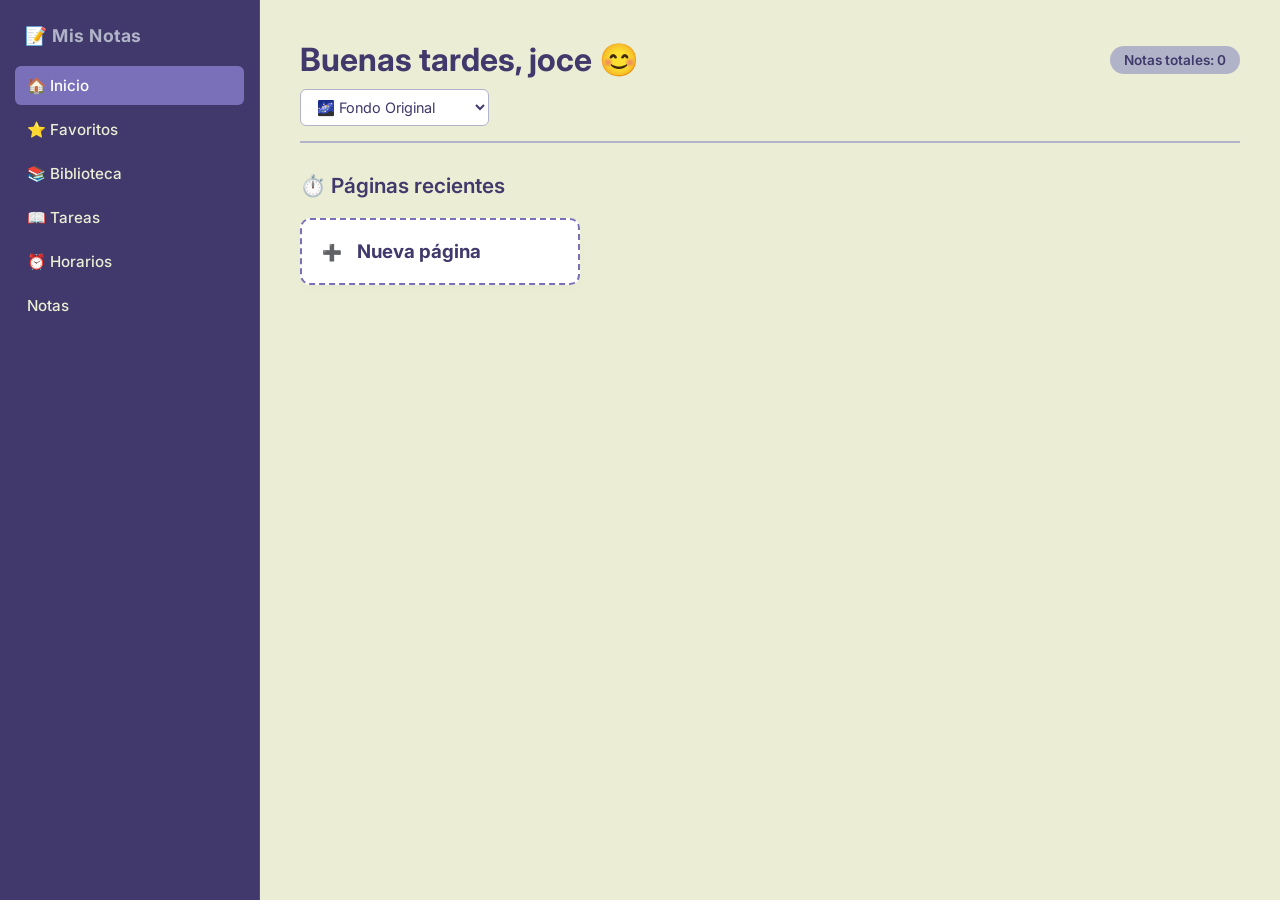
<file: frontend/index.html>
<!DOCTYPE html>
<html lang="es">
<head>
    <meta charset="UTF-8">
    <meta name="viewport" content="width=device-width, initial-scale=1.0">
    <title>Jocelin's Notion</title>
    <link rel="stylesheet" href="style.css">
</head>
<body>

    <div class="notion-container">

        <aside class="notion-sidebar">
            <div class="sidebar-title">📝 Mis Notas</div>
            <ul class="menu-list">
                <li class="menu-item active">🏠 Inicio</li>
                <li class="menu-item">⭐ Favoritos</li>
                <li class="menu-item">📚 Biblioteca</li>
                <li class="menu-item">📖 Tareas</li>
                <li class="menu-item">⏰ Horarios</li>
                <li class="menu-item">Notas</li>
            </ul>
        </aside>

        <main class="notion-main">
            <header class="notion-header">
                <div class="header-top">
                    <h1 id="welcome-title">Buenas noches, jocelin 😊</h1>
                    <div id="notes-counter" class="badge-counter">Notas totales: 0</div>
                </div>
                
                <div class="extra-controls">
                    <select id="bg-color-picker" class="styled-select">
                        <option value="default">🌌 Fondo Original</option>
                        <option value="theme-lila">🔮 Lila Desaturado</option>
                        <option value="theme-amarillo">💛 Amarillo Pastel</option>
                        <option value="theme-oliva">🌿 Oliva Claro</option>
                        <option value="theme-purpura">🍇 Púrpura Profundo</option>
                        <option value="theme-hueso">🦴 Blanco Hueso</option>
                    </select>
                </div>
            </header>

            <div id="sec-inicio" class="notion-section">
                <p class="section-title">⏱️ Páginas recientes</p>
                <div class="cards-grid">
                    <div class="notion-page-card create-card" id="btn-trigger-new-page">
                        <div class="page-icon">➕</div>
                        <div class="page-info">
                            <h3>Nueva página</h3>
                        </div>
                    </div>
                </div>
            </div>

            <div id="sec-favoritos" class="notion-section d-none">
                <p class="section-title">⭐ Mis Notas Favoritas</p>
                <div id="fav-notes-render" class="notes-grid-layout"></div>
            </div>

            <div id="sec-tareas" class="notion-section d-none">
                <p class="section-title">📖 Control de Tareas Pendientes</p>
                <div class="app-form-box">
                    <input type="text" id="task-title" placeholder="¿Qué tarea tienes pendiente?">
                    <div class="form-row">
                        <label>Fecha Límite: <input type="date" id="task-deadline"></label>
                    </div>
                    <button id="btn-add-task">Añadir Tarea</button>
                </div>
                <ul id="task-list-render" class="styled-list"></ul>
            </div>

            <div id="sec-horarios" class="notion-section d-none">
                <p class="section-title">⏰ Horario de Clases Semanal</p>
                <div class="table-container">
                    <table class="editable-table">
                        <thead>
                            <tr>
                                <th>Hora</th>
                                <th>Lunes</th>
                                <th>Martes</th>
                                <th>Miércoles</th>
                                <th>Jueves</th>
                                <th>Viernes</th>
                            </tr>
                        </thead>
                        <tbody>
                            <tr>
                                <td><input type="text" value="07:00 - 09:00"></td>
                                <td><input type="text" value="Cálculo"></td>
                                <td><input type="text" value="Sistemas"></td>
                                <td><input type="text" value="Cálculo"></td>
                                <td><input type="text" value="Sistemas"></td>
                                <td><input type="text" value="Inglés"></td>
                            </tr>
                        </tbody>
                    </table>
                </div>
            </div>

            <div id="sec-notas" class="notion-section d-none">
                <p class="section-title">📝 Editor de Notas</p>
                <div class="app-form-box">
                    <input type="hidden" id="edit-note-id">
                    <input type="text" id="note-title-input" placeholder="Título de la nota..." style="font-weight: bold;">
                    <textarea id="note-text" placeholder="Escribe el contenido de tu apunte aquí..." rows="4"></textarea>
                    <div class="form-row">
                        <label>Categoría:
                            <select id="note-category" class="styled-select">
                                <option value="Escuela">📚 Escuela</option>
                                <option value="Personal">💡 Personal</option>
                                <option value="Trabajo">💼 Trabajo</option>
                            </select>
                        </label>
                    </div>
                    <button id="btn-add-note">Guardar Nota</button>
                </div>
            </div>

            <div id="sec-biblioteca" class="notion-section d-none">
                <p class="section-title">📚 Biblioteca General de Notas</p>
                <div class="search-filter-bar">
                    <input type="text" id="search-input" placeholder="🔍 Buscar nota por nombre...">
                    <select id="sort-select" class="styled-select">
                        <option value="date-desc">📅 Más recientes primero</option>
                        <option value="alpha-asc">🔤 Alfabético (A-Z)</option>
                    </select>
                </div>
                <div id="library-notes-render" class="notes-grid-layout"></div>
            </div>
        </main>

    </div> <script src="app.js"></script>
</body>
</html>
</file>
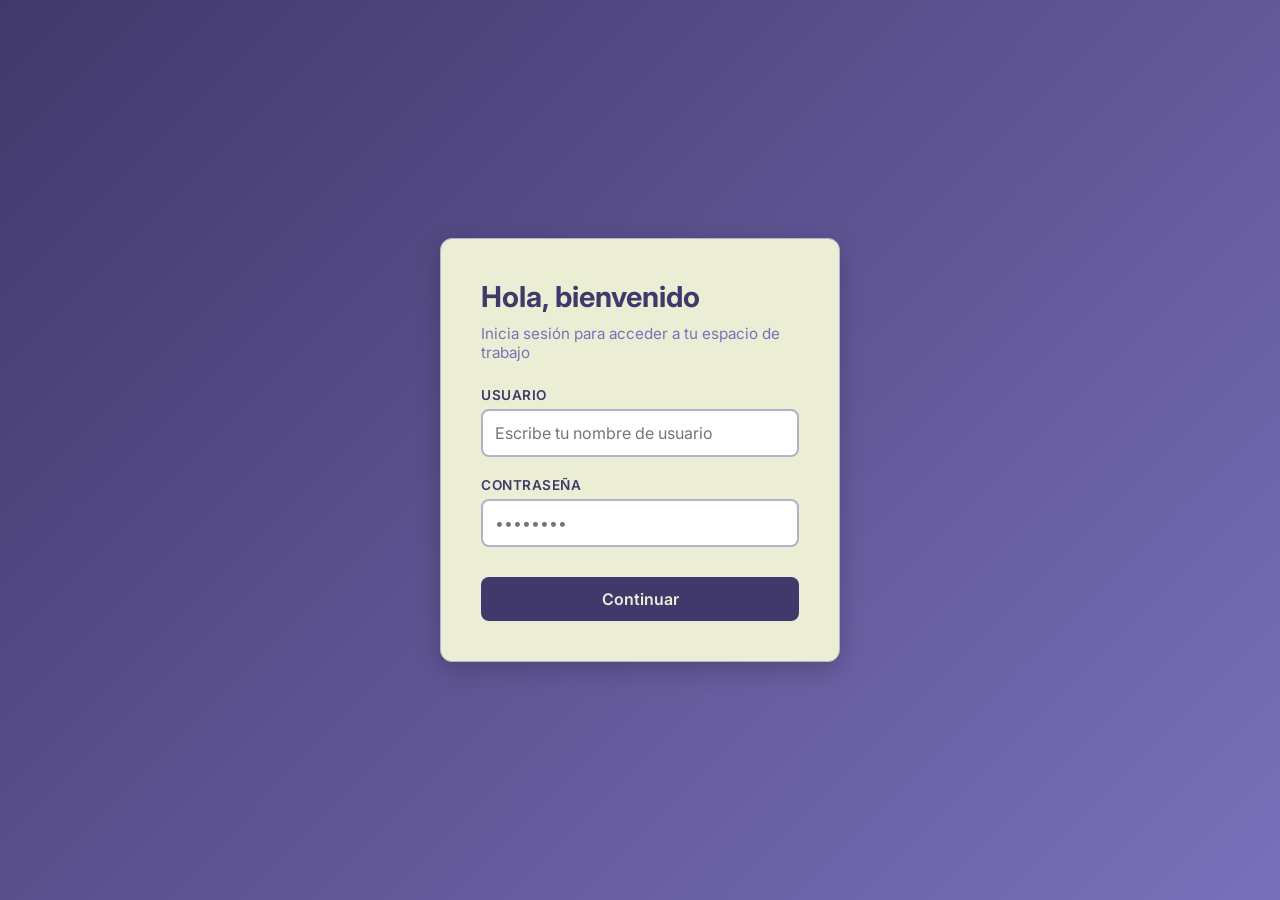
<file: frontend/login.html>
<!DOCTYPE html>
<html lang="es">
<head>
    <meta charset="UTF-8">
    <meta name="viewport" content="width=device-width, initial-scale=1.0">
    <title>Notion Clone - Iniciar Sesión</title>
    <link rel="stylesheet" href="style.css">
</head>
<body>

    <!-- Contenedor que centra todo en pantalla con el degradado -->
    <div class="login-container">
        
        <!-- Tarjeta blanca/beige central -->
        <div class="login-box">
            <h1>Hola, bienvenido</h1>
            <p>Inicia sesión para acceder a tu espacio de trabajo</p>
            
            <form id="login-form">
                <!-- Grupo Usuario -->
                <div class="form-group">
                    <label for="username">Usuario</label>
                    <input type="text" id="username" placeholder="Escribe tu nombre de usuario" required>
                </div>
                
                <!-- Grupo Contraseña -->
                <div class="form-group">
                    <label for="password">Contraseña</label>
                    <input type="password" id="password" placeholder="••••••••" required>
                </div>
                
                <!-- Botón de envío -->
                <button type="submit" class="btn-submit">Continuar</button>
            </form>
        </div>

    </div>

    <!-- Vinculación del JavaScript (si ya tienes lógica de redirección) -->
    <script src="app.js"></script>
</body>
</html>
</file>
<file: frontend/style.css>
/* ==========================================
   CONFIGURACIÓN GENERAL Y TIPOGRAFÍA
   ========================================== */
@import url('https://fonts.googleapis.com/css2?family=Inter:wght@300;400;500;600;700&display=swap');

* {
    margin: 0;
    padding: 0;
    box-sizing: border-box;
    font-family: 'Inter', 'Segoe UI', Tahoma, Geneva, Verdana, sans-serif;
}

body {
    background-color: #EBEED5; /* BEIGE base */
    color: #41386B; /* DELFT BLUE para textos */
    min-height: 100vh;
}

/* Ocultar secciones inactivas */
.d-none {
    display: none !important;
}

/* ==========================================
   DISEÑO DE LA PANTALLA DE LOGIN
   ========================================== */
.login-container {
    display: flex;
    justify-content: center;
    align-items: center;
    min-height: 100vh;
    background: linear-gradient(135deg, #41386B 0%, #7A70BA 100%);
    padding: 20px;
}

.login-box {
    background: #EBEED5; /* BEIGE */
    padding: 40px;
    border-radius: 12px;
    box-shadow: 0 8px 24px rgba(0, 0, 0, 0.2);
    width: 100%;
    max-width: 400px;
    border: 1px solid #B1B4C8;
}

.login-box h1 {
    font-size: 1.8rem;
    color: #41386B;
    margin-bottom: 10px;
    font-weight: 700;
}

.login-box p {
    font-size: 0.95rem;
    color: #7A70BA;
    margin-bottom: 25px;
}

/* Formulario */
.form-group {
    margin-bottom: 20px;
}

.form-group label {
    display: block;
    font-size: 0.85rem;
    font-weight: 600;
    margin-bottom: 6px;
    color: #41386B;
    text-transform: uppercase;
    letter-spacing: 0.5px;
}

.form-group input {
    width: 100%;
    padding: 12px;
    border: 2px solid #B1B4C8;
    border-radius: 8px;
    background-color: #ffffff;
    color: #41386B;
    font-size: 1rem;
    transition: all 0.3s ease;
}

.form-group input:focus {
    outline: none;
    border-color: #7A70BA;
    box-shadow: 0 0 0 3px rgba(122, 112, 186, 0.2);
}

.btn-submit {
    width: 100%;
    padding: 12px;
    background-color: #41386B;
    color: #EBEED5;
    border: none;
    border-radius: 8px;
    font-size: 1rem;
    font-weight: 600;
    cursor: pointer;
    transition: background-color 0.2s ease;
    margin-top: 10px;
}

.btn-submit:hover {
    background-color: #7A70BA;
}

/* ==========================================
   DISEÑO INTERFAZ PRINCIPAL (APP)
   ========================================== */
.notion-container {
    display: flex;
    min-height: 100vh;
}

/* Barra Lateral */
.notion-sidebar {
    width: 260px;
    min-height: 100vh; /* Alarga la barra completamente hacia abajo */
    height: 100%;       /* Asegura que cubra todo el espacio vertical disponible */
    background-color: #41386B; /* DELFT BLUE */
    color: #EBEED5;
    padding: 25px 15px;
    display: flex;
    flex-direction: column;
    gap: 20px;
    border-right: 1px solid rgba(255, 255, 255, 0.1);
}

.sidebar-title {
    font-size: 1.1rem;
    font-weight: 700;
    padding-left: 10px;
    letter-spacing: 0.5px;
    color: #B1B4C8;
}

.menu-list {
    display: flex;
    flex-direction: column;
    gap: 5px;
    list-style: none;
}

.menu-item {
    padding: 10px 12px;
    border-radius: 6px;
    cursor: pointer;
    font-size: 0.95rem;
    font-weight: 500;
    display: flex;
    align-items: center;
    gap: 10px;
    transition: all 0.2s ease;
}

.menu-item:hover, .menu-item.active {
    background-color: #7A70BA; /* AMETHYST */
    color: #ffffff;
}

/* Área de Contenido Principal */
.notion-main {
    flex: 1;
    background-color: #EBEED5; /* BEIGE */
    padding: 40px;
    overflow-y: auto;
}

.notion-header {
    margin-bottom: 30px;
    border-bottom: 2px solid #B1B4C8;
    padding-bottom: 15px;
}

.header-top {
    display: flex;
    justify-content: space-between;
    align-items: center;
    flex-wrap: wrap;
    gap: 15px;
}

.header-top h1 {
    font-size: 2rem;
    color: #41386B;
    font-weight: 700;
}

.badge-counter {
    background: #B1B4C8; /* FRENCH GRAY */
    color: #41386B;
    padding: 6px 14px;
    border-radius: 20px;
    font-size: 0.85rem;
    font-weight: 600;
}

/* Bloques de Formulario (Notas y Tareas) */
.app-form-box {
    background: #ffffff;
    padding: 25px;
    border-radius: 12px;
    border: 1px solid #B1B4C8;
    margin-bottom: 25px;
    box-shadow: 0 4px 12px rgba(0,0,0,0.02);
}

.app-form-box input[type="text"], 
.app-form-box textarea,
.search-filter-bar input {
    width: 100%;
    padding: 12px;
    border: 1px solid #B1B4C8;
    border-radius: 8px;
    margin-bottom: 15px;
    font-size: 1rem;
    color: #41386B;
    background: #ffffff;
}

.form-row {
    margin-bottom: 15px;
    font-size: 0.95rem;
    font-weight: 500;
}

.styled-select {
    padding: 8px 12px;
    border: 1px solid #B1B4C8;
    background: #ffffff;
    color: #41386B;
    border-radius: 6px;
    font-size: 0.9rem;
    cursor: pointer;
}

.app-form-box button {
    padding: 10px 20px;
    background-color: #B0C49C; /* OLIVINE */
    color: #41386B;
    border: none;
    border-radius: 6px;
    font-weight: 600;
    cursor: pointer;
    transition: background 0.2s ease;
}

.app-form-box button:hover {
    background-color: #92aa7b;
}

/* Secciones */
.section-title {
    font-size: 1.3rem;
    font-weight: 600;
    color: #41386B;
    margin-bottom: 20px;
}

/* Rejilla de Tarjetas */
.cards-grid, .notes-grid-layout {
    display: flex;
    flex-wrap: wrap;
    gap: 20px;
}

.notion-page-card, .note-card-complex {
    background: #ffffff;
    border: 1px solid #B1B4C8;
    padding: 20px;
    border-radius: 10px;
    width: 280px;
    box-shadow: 0 4px 10px rgba(0,0,0,0.02);
    transition: transform 0.2s;
}

.notion-page-card:hover {
    transform: translateY(-3px);
    cursor: pointer;
}

.create-card {
    border: 2px dashed #7A70BA;
    display: flex;
    align-items: center;
    gap: 15px;
}

.category-tag {
    display: inline-block;
    padding: 3px 8px;
    font-size: 0.75rem;
    font-weight: 600;
    border-radius: 4px;
    background: #7A70BA;
    color: white;
    margin-bottom: 10px;
}

.note-card-actions {
    display: flex;
    justify-content: space-between;
    margin-top: 15px;
}

.action-btn {
    background: none;
    border: none;
    font-size: 1.1rem;
    cursor: pointer;
}

/* Listas de Tareas */
.styled-list {
    list-style: none;
    display: flex;
    flex-direction: column;
    gap: 10px;
}

.task-item {
    background: #ffffff;
    padding: 15px;
    border-radius: 8px;
    border: 1px solid #B1B4C8;
    display: flex;
    justify-content: space-between;
    align-items: center;
}

.task-item.completed span {
    text-decoration: line-through;
    opacity: 0.5;
}

/* Tablas */
.table-container {
    overflow-x: auto;
    background: white;
    border-radius: 8px;
    border: 1px solid #B1B4C8;
}

.editable-table {
    width: 100%;
    border-collapse: collapse;
}

.editable-table th {
    background-color: #7A70BA;
    color: white;
    padding: 12px;
    text-align: left;
}

.editable-table td {
    padding: 8px;
    border-bottom: 1px solid #B1B4C8;
}

.editable-table input {
    width: 100%;
    border: none;
    padding: 6px;
    background: transparent;
    color: #41386B;
}

.editable-table input:focus {
    background: #FFF8F0;
    outline: 1px solid #7A70BA;
}

/* Selector de temas superior */
.extra-controls {
    margin-top: 10px;
}
</file>
